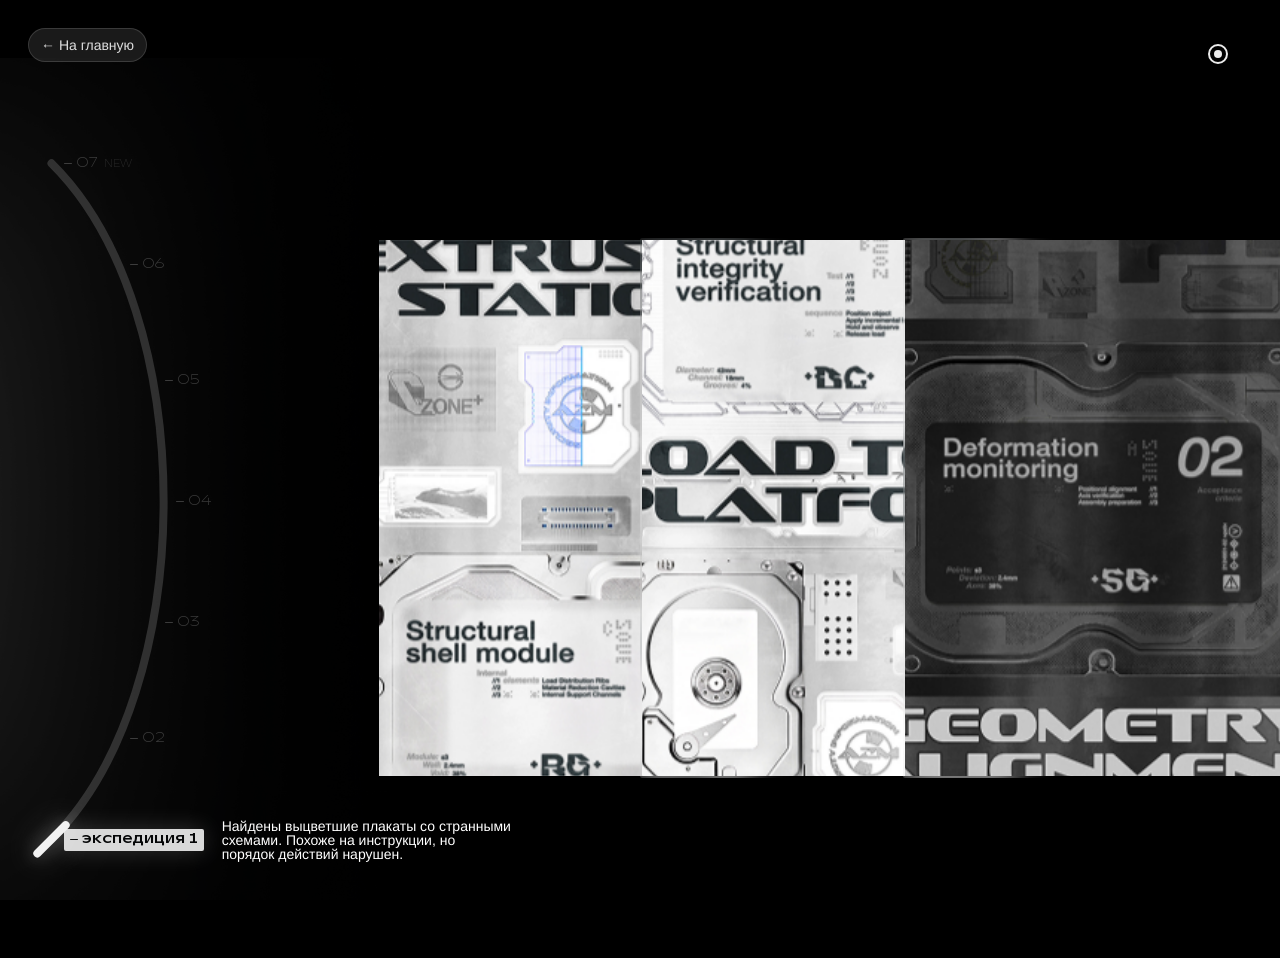
<file: pages/archive.html>
<!doctype html>
<html lang="ru">
  <head>
    <meta charset="utf-8">
    <meta name="viewport" content="width=device-width, initial-scale=1">
    <meta name="description" content="Архив материалов проекта АП 4 модуль.">
    <title>Архив — АП 4 модуль</title>
    <link rel="icon" href="../favicon.png" type="image/png">
    <link rel="stylesheet" href="../styles/base.css">
  </head>
  <body class="inner-page archive-page">
    <a class="back-home-button" href="../index.html" aria-label="Вернуться на главную">← На главную</a>

    <header class="site-header site-header--inner" data-header>
      <a class="brand-link" href="../index.html" aria-label="АП 4 модуль">
        <img src="../assets/icons/brand-mark.svg" alt="" width="30" height="29">
      </a>
      <button class="nav-toggle" type="button" aria-expanded="false" aria-controls="site-nav" data-nav-toggle>
        <span></span>
        <span></span>
      </button>
      <nav class="site-nav" id="site-nav" aria-label="Основная навигация" data-site-nav>
        <a class="is-active" href="archive.html">Архив</a>
        <a href="center.html">Центр</a>
        <a href="vacancies.html">Вакансии</a>
      </nav>
    </header>

    <main>
      <section class="archive" data-archive aria-labelledby="archive-title">
        <div class="archive-glow" data-archive-glow aria-hidden="true"></div>

        <div class="archive-slider" data-archive-slider>
          <div class="archive-slider__stage">
            <svg class="archive-curve" viewBox="0 0 240 680" aria-hidden="true" focusable="false">
              <path
                class="archive-curve__path"
                data-archive-path
                d="M30 28 C168 164 168 516 30 652"
              />
            </svg>
            <button class="archive-thumb" type="button" data-archive-thumb aria-label="Переместить по архиву"></button>
            <div class="archive-labels" data-archive-labels aria-label="Экспедиции архива"></div>
          </div>
        </div>

        <div class="archive-copy" data-archive-copy>
          <span class="archive-marker" data-archive-marker></span>
          <h1 id="archive-title" data-archive-title>Архив</h1>
          <p data-archive-description></p>
        </div>

        <div class="archive-content" data-archive-content aria-live="polite"></div>
      </section>
    </main>

    <div class="archive-fullscreen" data-archive-fullscreen hidden>
      <div class="archive-fullscreen__backdrop" aria-hidden="true"></div>
      <section
        class="archive-fullscreen__dialog"
        role="dialog"
        aria-modal="true"
        aria-label="Просмотр архивной карточки"
        tabindex="-1"
      >
        <button class="archive-fullscreen__back" type="button" data-archive-fullscreen-close>
          ← Назад
        </button>

        <button
          class="archive-fullscreen__side archive-fullscreen__side--prev"
          type="button"
          aria-label="Предыдущая карточка"
          data-archive-fullscreen-prev
        ></button>
        <button
          class="archive-fullscreen__side archive-fullscreen__side--next"
          type="button"
          aria-label="Следующая карточка"
          data-archive-fullscreen-next
        ></button>

        <button
          class="archive-fullscreen__arrow archive-fullscreen__arrow--prev"
          type="button"
          aria-label="Предыдущая карточка"
          data-archive-fullscreen-prev
        >
          ←
        </button>
        <button
          class="archive-fullscreen__arrow archive-fullscreen__arrow--next"
          type="button"
          aria-label="Следующая карточка"
          data-archive-fullscreen-next
        >
          →
        </button>

        <div class="archive-fullscreen__viewport" data-archive-fullscreen-viewport>
          <div class="archive-fullscreen__track" data-archive-fullscreen-track></div>
        </div>
      </section>
    </div>

    <script src="../scripts/site.js"></script>
  </body>
</html>
</file>
<file: styles/base.css>
@font-face {
  font-family: "TT Runs Trial";
  src: url("../font/TT Runs Trial Variable Roman.ttf") format("truetype");
  font-weight: 100 900;
  font-style: normal;
  font-display: swap;
}

:root {
  --color-black: #050505;
  --color-ink: #17120e;
  --color-muted: rgba(23, 18, 14, 0.66);
  --color-warm: #a35f22;
  --color-paper: #f4efe8;
  --color-panel: #fffaf2;
  --color-line: rgba(23, 18, 14, 0.13);
  --glass-fill: rgba(255, 255, 255, 0.12);
  --glass-border: rgba(255, 255, 255, 0.18);
  --container: 1160px;
  --font-heading: "TT Runs Trial", "TT Neoris Educational Variable", "TT Neoris", "Arial Narrow", "Inter Tight", sans-serif;
  font-family: "Inter Tight", "Inter", -apple-system, BlinkMacSystemFont, "Segoe UI", sans-serif;
}

* {
  box-sizing: border-box;
}

html {
  scroll-behavior: smooth;
}

html.lenis,
html.lenis body {
  height: auto;
}

.lenis.lenis-smooth {
  scroll-behavior: auto !important;
}

.lenis.lenis-smooth [data-lenis-prevent] {
  overscroll-behavior: contain;
}

.lenis.lenis-stopped {
  overflow: hidden;
}

.lenis.lenis-smooth iframe {
  pointer-events: none;
}

body {
  margin: 0;
  color: var(--color-ink);
  background: var(--color-black);
  overflow-x: clip;
  -webkit-font-smoothing: antialiased;
  text-rendering: geometricPrecision;
}

h1,
h2,
h3,
h4,
h5,
h6 {
  font-family: var(--font-heading);
}

a {
  color: inherit;
  text-decoration: none;
}

.back-home-button {
  position: fixed;
  z-index: 50;
  top: 28px;
  left: 28px;
  display: inline-flex;
  align-items: center;
  justify-content: center;
  min-height: 34px;
  padding: 7px 12px 8px;
  border: 1px solid rgba(255, 255, 255, 0.14);
  border-radius: 99px;
  color: rgba(255, 255, 255, 0.86);
  background: rgba(255, 255, 255, 0.1);
  backdrop-filter: blur(24px);
  -webkit-backdrop-filter: blur(24px);
  font-size: 14px;
  line-height: 1;
  transition: background-color 160ms ease, transform 160ms ease;
}

.back-home-button:hover,
.back-home-button:focus-visible {
  background: rgba(255, 255, 255, 0.17);
  outline: none;
  transform: translateX(-2px);
}

img {
  display: block;
  max-width: 100%;
}

.visually-hidden {
  position: absolute;
  width: 1px;
  height: 1px;
  padding: 0;
  overflow: hidden;
  clip: rect(0, 0, 0, 0);
  white-space: nowrap;
  border: 0;
}

.site-header {
  position: fixed;
  z-index: 20;
  top: 37px;
  left: 50%;
  display: flex;
  align-items: center;
  gap: 6px;
  transform: translateX(-50%);
}

.sound-toggle {
  position: fixed;
  z-index: 80;
  top: 32px;
  right: 40px;
  display: grid;
  width: 44px;
  height: 44px;
  padding: 0;
  place-items: center;
  border: 0;
  background: transparent;
  cursor: pointer;
  opacity: 1;
  transition: opacity 160ms ease, transform 160ms ease;
}

.sound-toggle::before,
.sound-toggle::after {
  position: absolute;
  content: "";
  border-radius: 50%;
}

.sound-toggle::before {
  width: 16px;
  height: 16px;
  border: 2px solid rgba(255, 255, 255, 0.92);
}

.sound-toggle::after {
  width: 8px;
  height: 8px;
  background: rgba(255, 255, 255, 0.92);
}

.sound-toggle:not(.is-sound-on) {
  opacity: 0.5;
}

.sound-toggle:hover,
.sound-toggle:focus-visible {
  outline: none;
  transform: scale(1.08);
}

.brand-link {
  display: grid;
  width: 30px;
  height: 29px;
  place-items: center;
  border-radius: 50%;
}

.brand-link img {
  width: 30px;
  height: 29px;
}

.site-nav {
  position: relative;
  display: flex;
  align-items: flex-start;
  padding: 2 0px;
  overflow: hidden;
  isolation: isolate;
  border: 0;
  border-radius: 20px;
  background:
    linear-gradient(135deg, rgba(255, 255, 255, 0.16), rgba(255, 255, 255, 0.05) 44%, rgba(255, 255, 255, 0.09)),
    rgba(255, 255, 255, 0.08);
  box-shadow:
    inset 0 1px 0 rgba(255, 255, 255, 0.18),
    inset 0 -10px 20px rgba(255, 255, 255, 0.04),
    0 10px 30px rgba(0, 0, 0, 0.1);
  backdrop-filter: blur(24px) saturate(1.18);
  -webkit-backdrop-filter: blur(24px) saturate(1.18);
}

.site-nav::before,
.site-nav::after {
  content: "";
  position: absolute;
  inset: 0;
  z-index: -1;
  pointer-events: none;
}

.site-nav::before {
  background:
    radial-gradient(ellipse 74% 180% at 14% -34%, rgba(255, 255, 255, 0.28), rgba(255, 255, 255, 0) 56%),
    radial-gradient(ellipse 64% 110% at 96% 124%, rgba(255, 255, 255, 0.12), rgba(255, 255, 255, 0) 62%);
  opacity: 0.55;
  mix-blend-mode: screen;
}

.site-nav::after {
  inset: 1px;
  border-radius: inherit;
  background:
    linear-gradient(100deg, rgba(255, 255, 255, 0) 18%, rgba(255, 255, 255, 0.14) 38%, rgba(255, 255, 255, 0.03) 55%, rgba(255, 255, 255, 0) 76%),
    radial-gradient(circle at 32% 42%, rgba(255, 255, 255, 0.1), rgba(255, 255, 255, 0) 28%);
  opacity: 0.36;
  filter: blur(0.2px);
  transform: translateX(-14%) skewX(-10deg);
  transition: opacity 180ms ease, transform 240ms ease;
}

.site-nav:hover::after,
.site-nav:focus-within::after {
  opacity: 0.48;
  transform: translateX(9%) skewX(-10deg);
}

.site-nav a {
  position: relative;
  z-index: 1;
  display: flex;
  align-items: center;
  justify-content: center;
  min-height: 30px;
  padding: 6px 16px;
  border-radius: 99px;
  color: rgba(255, 255, 255, 0.8);
  font-size: 14px;
  line-height: 1.2;
  opacity: 0.8;
  transition: color 160ms ease, background-color 160ms ease, opacity 160ms ease;
}

.site-nav a:hover,
.site-nav a:focus-visible,
.site-nav a.is-active {
  color: rgba(255, 255, 255, 0.8);
  background: rgba(255, 255, 255, 0.08);
  opacity: 1;
  outline: none;
}

.flag-scene-final .site-nav {
  background:
    linear-gradient(135deg, rgba(255, 255, 255, 0.12), rgba(255, 255, 255, 0.03) 42%, rgba(255, 255, 255, 0.07)),
    rgba(15, 15, 15, 0.58);
}

.flag-scene-final .site-nav a {
  color: rgba(255, 255, 255, 0.8);
}

.nav-toggle {
  display: none;
}

.hero-screen {
  position: relative;
  isolation: isolate;
  min-height: 720px;
  height: 100svh;
  overflow: hidden;
  background: #100a08;
}

.hero-screen::after {
  position: absolute;
  inset: 0;
  z-index: 2;
  content: "";
  pointer-events: none;
  background:
    radial-gradient(circle at 52% 58%, rgba(255, 176, 72, 0.08), transparent 28%),
    radial-gradient(circle at 50% 18%, rgba(255, 239, 204, 0.1), transparent 18%),
    linear-gradient(180deg, rgba(9, 6, 6, 0.14), rgba(12, 6, 4, 0.74)),
    linear-gradient(90deg, rgba(0, 0, 0, 0.44), transparent 38%, rgba(0, 0, 0, 0.34));
  mix-blend-mode: screen;
}

.hero-three-canvas {
  position: absolute;
  inset: 0;
  z-index: 1;
  display: block;
  width: 100%;
  height: 100%;
  background: #100a08;
  opacity: 0;
  transition: opacity 420ms ease;
}

.hero-screen.is-three-ready .hero-three-canvas {
  opacity: 1;
}

.hero-image {
  position: absolute;
  top: 50%;
  left: 50%;
  z-index: 0;
  width: max(100vw, 1323px);
  height: max(100svh, 739px);
  max-width: none;
  object-fit: cover;
  object-position: 50% 50%;
  transform: translate(-50%, -50%);
  transition: opacity 420ms ease;
}

.hero-screen.is-three-ready .hero-image {
  opacity: 0;
}

.hero-content {
  position: absolute;
  left: 20px;
  top: calc(50% + 133px);
  z-index: 3;
  width: min(840px, calc(100vw - 40px));
  color: #fff;
}

.hero-content h1 {
  margin: 0;
  font-family: var(--font-heading);
  font-size: 64px;
  font-weight: 500;
  line-height: 1.2;
  letter-spacing: 0;
}

.scroll-cue {
  position: absolute;
  left: 50%;
  top: calc(50% + 290px);
  z-index: 3;
  display: grid;
  width: 40px;
  height: 40px;
  place-items: center;
  border: 1px solid var(--glass-border);
  border-radius: 27.391px;
  background: var(--glass-fill);
  backdrop-filter: blur(24.1px);
  -webkit-backdrop-filter: blur(24.1px);
  transform: translateX(-50%);
  transition: transform 180ms ease, background-color 180ms ease;
}

.scroll-cue:hover,
.scroll-cue:focus-visible {
  background: rgba(255, 255, 255, 0.2);
  outline: none;
  transform: translateX(-50%) translateY(2px);
}

.content-section {
  padding: 88px 24px;
}

.section-inner {
  width: min(var(--container), 100%);
  margin: 0 auto;
}

.section-kicker {
  margin: 0;
  color: var(--color-warm);
  font-size: 14px;
  font-weight: 600;
  line-height: 1.2;
  text-transform: uppercase;
}

.page-hero h1 {
  margin: 0;
  font-family: var(--font-heading);
  font-size: clamp(44px, 7vw, 86px);
  font-weight: 400;
  line-height: 0.96;
  letter-spacing: 0;
}

.page-hero p:not(.section-kicker),
.section-heading p,
.archive-card p,
.timeline-list p,
.vacancy-row p {
  color: var(--color-muted);
  font-size: 18px;
  line-height: 1.45;
}

.scroll-layer {
  position: relative;
}

.vacancy-contact-scroll {
  position: relative;
  z-index: 4;
  background: #000;
  isolation: isolate;
}

.flag-scroll-scene {
  position: relative;
  z-index: 1;
  min-height: 4320px;
  height: 600svh;
  background: #000;
  isolation: isolate;
}

.flag-screen {
  position: relative;
  position: sticky;
  top: 0;
  --flag-progress: 0;
  --flag-initial-opacity: 1;
  --flag-initial-y: 0px;
  --flag-final-progress: 0;
  --flag-visual-progress: 0;
  min-height: 720px;
  height: 100svh;
  overflow: hidden;
  scroll-margin-top: 0;
  background:
    radial-gradient(ellipse 55% 62% at 50% 98%, rgba(150, 0, 0, 0.24), rgba(54, 0, 0, 0.14) 46%, rgba(0, 0, 0, 0) 72%),
    #000;
}

.flag-visual {
  position: absolute;
  top: auto;
  bottom: 0;
  left: calc(clamp(320px, 14vw, 180px) - (var(--flag-visual-progress) * 280px));
  width: 952px;
  height: 952px;
  overflow: hidden;
  opacity: 0;
  transform: translate3d(0, 48px, 0) scale(0.985);
  transition: opacity 1200ms ease, transform 2400ms cubic-bezier(0.2, 0.7, 0.1, 1);
  will-change: opacity, transform;
}

.flag-visual img {
  position: absolute;
  top: auto;
  bottom: -20%;
  left: -43.79%;
  width: 187.57%;
  height: 102.71%;
  max-width: none;
  object-fit: cover;
}

.flag-copy {
  position: absolute;
  color: #fff;
  opacity: 0;
  will-change: opacity, transform;
}

.flag-copy h2 {
  margin: 0;
  font-family: var(--font-heading);
  font-size: 42px;
  font-weight: 400;
  line-height: 0.919;
  letter-spacing: 0;
}

.flag-copy--initial {
  top: 98px;
  left: 64px;
  width: min(672px, calc(100vw - 80px));
  transform: translate3d(0, 28px, 0);
  transition: opacity 900ms ease 520ms, transform 1000ms cubic-bezier(0.2, 0.7, 0.1, 1) 520ms;
}

.flag-copy--final {
  top: 498px;
  right: clamp(36px, 5vw, 96px);
  left: auto;
  display: flex;
  width: min(456px, calc(100vw - 120px));
  flex-direction: column;
  align-items: flex-start;
  gap: 16px;
  opacity: var(--flag-final-progress);
  transform: translate3d(0, calc((1 - var(--flag-final-progress)) * 28px), 0);
  pointer-events: none;
}

.flag-copy--final h2 {
  font-size: 42px;
  white-space: nowrap;
}

.flag-copy--final a {
  display: inline-flex;
  align-items: center;
  justify-content: center;
  min-height: 29px;
  padding: 8px 12px 8px 16px;
  border-radius: 21px;
  color: #000;
  background: #fff;
  font-size: 14px;
  font-weight: 500;
  line-height: 1.15;
  pointer-events: auto;
  transition: transform 160ms ease, background-color 160ms ease;
}

.flag-copy--final a:hover,
.flag-copy--final a:focus-visible {
  background: #e7e4e1;
  outline: none;
  transform: translateY(-1px);
}

.flag-screen.is-visible .flag-visual {
  opacity: 1;
  transform: translate3d(0, 0, 0) scale(1);
}

.flag-screen.is-visible .flag-copy--initial {
  opacity: var(--flag-initial-opacity);
  transform: translate3d(0, var(--flag-initial-y), 0);
}

.flag-screen.is-final .flag-copy--final {
  pointer-events: auto;
}

.video-story-screen {
  position: relative;
  z-index: 3;
  min-height: 720px;
  height: 100svh;
  margin-top: -60svh;
  overflow: hidden;
  background: #000;
  isolation: isolate;
}

.video-story-media {
  position: absolute;
  top: 50%;
  left: 50%;
  width: 100%;
  height: 100%;
  max-width: none;
  object-fit: cover;
  transform: translate(-50%, -50%);
}

.video-story-tint {
  position: absolute;
  inset: 0;
  background:
    linear-gradient(90deg, rgba(0, 0, 0, 0.48) 0%, rgba(0, 0, 0, 0.2) 44%, rgba(0, 0, 0, 0.44) 100%),
    linear-gradient(180deg, rgba(0, 0, 0, 0.18) 0%, rgba(0, 0, 0, 0.12) 48%, rgba(0, 0, 0, 0.42) 100%);
  pointer-events: none;
}

.video-story-copy {
  position: absolute;
  top: 640px;
  left: 64px;
  display: flex;
  width: min(512px, calc(100vw - 96px));
  flex-direction: column;
  align-items: flex-start;
  gap: 16px;
  color: #fff;
}

.video-story-copy h2 {
  margin: 0;
  font-family: var(--font-heading);
  font-size: 42px;
  font-weight: 400;
  line-height: 0.919;
  letter-spacing: 0;
}

.video-story-copy a {
  display: inline-flex;
  align-items: center;
  justify-content: center;
  min-height: 29px;
  padding: 8px 12px 8px 16px;
  border-radius: 21px;
  color: #000;
  background: #fff;
  font-size: 14px;
  font-weight: 500;
  line-height: 1.15;
  transition: transform 160ms ease, background-color 160ms ease;
}

.video-story-copy a:hover,
.video-story-copy a:focus-visible {
  background: #e7e4e1;
  outline: none;
  transform: translateY(-1px);
}

.vacancy-fan-screen {
  position: sticky;
  top: 0;
  z-index: 1;
  min-height: 720px;
  height: 100svh;
  overflow: hidden;
  background: #000;
  isolation: isolate;
}

.fan-light {
  position: absolute;
  inset: 0;
  z-index: 0;
  display: block;
  pointer-events: none;
  background: url("../assets/images/vac-glow.png") center / cover no-repeat;
  opacity: 0.78;
  transform: scale(1.02);
}

.fan-cards {
  position: absolute;
  inset: 0;
  z-index: 1;
  pointer-events: none;
  perspective: 1100px;
}

.fan-card {
  position: absolute;
  width: clamp(430px, 30vw, 560px);
  height: clamp(515px, 35.8vw, 670px);
  overflow: hidden;
  border-radius: 23px;
  background: rgba(255, 255, 255, 0.06);
  box-shadow:
    4px 2px 12.8px rgba(0, 0, 0, 0.25),
    inset 0 0 2.9px rgba(255, 255, 255, 0.24);
  backdrop-filter: blur(27.95px);
  -webkit-backdrop-filter: blur(27.95px);
  opacity: 0;
  transform-origin: 50% 50%;
  transform:
    translate3d(var(--stack-x), var(--stack-y), 0)
    rotate(var(--stack-rotate))
    scale(0.82);
  transition:
    opacity 620ms ease,
    transform 1300ms cubic-bezier(0.18, 0.86, 0.16, 1);
  will-change: transform, opacity;
}

.fan-card img {
  position: absolute;
  top: 4%;
  left: 50%;
  width: 122%;
  height: 92%;
  max-width: none;
  object-fit: contain;
  object-position: center bottom;
  transform: translateX(-50%);
}

.fan-card span {
  display: none;
}

.fan-card--researcher {
  --stack-x: 36vw;
  --stack-y: 24svh;
  --stack-rotate: 0deg;
  left: -120px;
  top: 132px;
  z-index: 1;
}

.fan-card--researcher span {
  top: 42%;
  right: -12px;
}

.fan-card--engineer {
  --stack-x: 20vw;
  --stack-y: 15svh;
  --stack-rotate: 0deg;
  left: clamp(130px, 15vw, 292px);
  top: clamp(320px, 43svh, 430px);
  z-index: 2;
}

.fan-card--engineer span {
  top: -16px;
  right: 27px;
}

.fan-card--signal {
  --stack-x: 4vw;
  --stack-y: 8svh;
  --stack-rotate: 0deg;
  left: clamp(440px, 40vw, 690px);
  top: clamp(390px, 52svh, 540px);
  z-index: 3;
}

.fan-card--signal span {
  top: -24px;
  right: 104px;
}

.fan-card--constructor {
  --stack-x: -14vw;
  --stack-y: 2svh;
  --stack-rotate: 0deg;
  left: clamp(760px, 68vw, 1160px);
  top: clamp(480px, 64svh, 680px);
  z-index: 4;
}

.fan-card--constructor span {
  top: -17px;
  right: 31px;
}

.vacancy-fan-screen.is-visible .fan-card {
  opacity: 1;
  transform:
    translate3d(0, 0, 0)
    rotate(var(--fan-rotate))
    scale(1);
}

.vacancy-fan-screen.is-visible .fan-card--researcher {
  --fan-rotate: 38.93deg;
  transition-delay: 60ms;
}

.vacancy-fan-screen.is-visible .fan-card--engineer {
  --fan-rotate: 15.93deg;
  transition-delay: 190ms;
}

.vacancy-fan-screen.is-visible .fan-card--signal {
  --fan-rotate: 3.69deg;
  transition-delay: 320ms;
}

.vacancy-fan-screen.is-visible .fan-card--constructor {
  --fan-rotate: -9.47deg;
  transition-delay: 450ms;
}

.vacancy-fan-screen.is-visible .fan-card span {
  display: none;
}

.vacancy-fan-copy {
  position: absolute;
  z-index: 2;
  top: 180px;
  left: calc(50% + 94px);
  display: flex;
  flex-direction: column;
  align-items: flex-start;
  gap: 16px;
  color: #fff;
  opacity: 0;
  transform: translate3d(0, 26px, 0);
  transition: opacity 760ms ease 980ms, transform 900ms cubic-bezier(0.2, 0.7, 0.1, 1) 980ms;
}

.vacancy-fan-screen.is-visible .vacancy-fan-copy {
  opacity: 1;
  transform: translate3d(0, 0, 0);
}

.vacancy-fan-copy h2 {
  margin: 0;
  font-family: var(--font-heading);
  font-size: 42px;
  font-weight: 400;
  line-height: 0.919;
  letter-spacing: 0;
}

.vacancy-fan-copy a {
  display: inline-flex;
  align-items: center;
  justify-content: center;
  min-height: 29px;
  padding: 8px 12px 8px 16px;
  border-radius: 21px;
  color: #000;
  background: #fff;
  font-size: 14px;
  font-weight: 500;
  line-height: 1.15;
  transition: transform 160ms ease, background-color 160ms ease;
}

.vacancy-fan-copy a:hover,
.vacancy-fan-copy a:focus-visible {
  background: #e7e4e1;
  outline: none;
  transform: translateY(-1px);
}

.inner-page {
  min-height: 100vh;
  background:
    linear-gradient(rgba(244, 239, 232, 0.88), rgba(244, 239, 232, 0.96)),
    url("../assets/images/hero-landscape.jpg") center top / cover fixed;
}

.site-header--inner {
  position: sticky;
  top: 28px;
  margin-top: 28px;
}

.page-shell {
  width: min(var(--container), calc(100% - 48px));
  margin: 90px auto 0;
}

.page-hero {
  max-width: 900px;
  padding: 72px 0 54px;
}

.page-hero h1 {
  margin-top: 22px;
}

.page-hero p:not(.section-kicker) {
  max-width: 650px;
  margin: 24px 0 0;
}

.content-section {
  padding-right: 0;
  padding-left: 0;
  border-top: 1px solid var(--color-line);
}

.section-heading {
  display: flex;
  justify-content: space-between;
  gap: 32px;
  margin-bottom: 28px;
}

.section-heading h2 {
  margin: 0;
  font-size: 28px;
  font-weight: 600;
  line-height: 1.1;
}

.section-heading p {
  max-width: 420px;
  margin: 0;
}

.archive-grid {
  display: grid;
  grid-template-columns: repeat(3, minmax(0, 1fr));
  gap: 16px;
}

.archive-card,
.timeline-list article,
.vacancy-row {
  border: 1px solid var(--color-line);
  border-radius: 8px;
  background: rgba(255, 250, 242, 0.72);
  backdrop-filter: blur(16px);
  -webkit-backdrop-filter: blur(16px);
}

.archive-card {
  min-height: 260px;
  padding: 22px;
}

.archive-card span,
.timeline-list span {
  color: var(--color-warm);
  font-size: 13px;
  font-weight: 700;
  line-height: 1;
  text-transform: uppercase;
}

.archive-card h3,
.timeline-list h3,
.vacancy-row h3 {
  margin: 28px 0 12px;
  font-size: 24px;
  font-weight: 600;
  line-height: 1.08;
}

.archive-card p,
.timeline-list p,
.vacancy-row p {
  margin: 0;
}

.split-section {
  display: grid;
  grid-template-columns: 0.8fr 1.2fr;
  gap: 54px;
}

.split-section .section-heading {
  display: block;
}

.split-section .section-heading p {
  margin-top: 14px;
}

.timeline-list {
  display: grid;
  gap: 12px;
}

.timeline-list article {
  padding: 22px;
}

.timeline-list h3 {
  margin-top: 18px;
}

.vacancy-list {
  display: grid;
  gap: 12px;
}

.vacancy-row {
  display: flex;
  align-items: center;
  justify-content: space-between;
  gap: 24px;
  padding: 22px;
}

.vacancy-row h3 {
  margin-top: 0;
}

.vacancy-row a {
  flex: 0 0 auto;
  padding: 12px 16px;
  border-radius: 99px;
  color: #fff;
  background: var(--color-ink);
  font-size: 14px;
  font-weight: 600;
  transition: background-color 160ms ease, transform 160ms ease;
}

.vacancy-row a:hover,
.vacancy-row a:focus-visible {
  background: var(--color-warm);
  outline: none;
  transform: translateY(-1px);
}

.archive-page {
  position: fixed;
  inset: 0;
  width: 100%;
  height: 100dvh;
  color: #fff;
  background: #000;
  overflow: hidden;
  overscroll-behavior: none;
}

.archive-page main {
  height: 100dvh;
  overflow: hidden;
}

html.is-archive-page,
html:has(body.archive-page) {
  height: 100%;
  overflow: hidden;
  overscroll-behavior: none;
}

.archive-page .site-nav {
  background:
    linear-gradient(135deg, rgba(255, 255, 255, 0.12), rgba(255, 255, 255, 0.03) 42%, rgba(255, 255, 255, 0.08)),
    rgba(255, 255, 255, 0.08);
  box-shadow:
    inset 0 1px 0 rgba(255, 255, 255, 0.16),
    inset 0 -10px 20px rgba(255, 255, 255, 0.04),
    0 10px 30px rgba(0, 0, 0, 0.18);
}

.archive-page .site-nav a {
  color: rgba(255, 255, 255, 0.8);
}

.archive-page .site-nav a:hover,
.archive-page .site-nav a:focus-visible,
.archive-page .site-nav a.is-active {
  color: rgba(255, 255, 255, 0.8);
  background: rgba(255, 255, 255, 0.08);
}

.archive {
  position: relative;
  display: grid;
  grid-template-columns: minmax(230px, 31vw) minmax(190px, 270px) minmax(0, 1fr);
  column-gap: clamp(16px, 2.8vw, 44px);
  align-items: center;
  height: 100%;
  min-height: 0;
  padding: clamp(28px, 4vw, 56px) 0 clamp(36px, 5vw, 72px) 0;
  overflow: hidden;
  background: #000;
}

.archive-glow {
  position: absolute;
  left: clamp(-360px, -21vw, -210px);
  top: 50%;
  z-index: 0;
  width: clamp(560px, 56vw, 860px);
  aspect-ratio: 1153 / 1440;
  opacity: 1;
  overflow: visible;
  pointer-events: none;
  transform: translateY(-50%);
}

.archive-glow__image {
  position: absolute;
  inset: 0;
  width: 100%;
  height: 100%;
  max-width: none;
  filter: brightness(1.55) saturate(1.2);
  mix-blend-mode: screen;
  object-fit: contain;
  opacity: 0;
  transform: scale(1.06);
  transition:
    opacity 360ms ease,
    filter 360ms ease,
    transform 520ms cubic-bezier(0.2, 0.7, 0.1, 1);
}

.archive-glow__image.is-active {
  opacity: 1;
  transform: scale(1.08);
}

.archive-slider {
  position: relative;
  z-index: 1;
  display: grid;
  min-height: min(680px, calc(100svh - 118px));
  place-items: center start;
  touch-action: none;
  user-select: none;
}

.archive-slider__stage {
  position: relative;
  width: clamp(190px, 23vw, 260px);
  aspect-ratio: 240 / 680;
  margin-left: clamp(0px, 1.5vw, 24px);
}

.archive-curve {
  position: absolute;
  inset: 0;
  width: 100%;
  height: 100%;
  overflow: visible;
}

.archive-curve__path {
  fill: none;
  stroke: rgba(255, 255, 255, 0.16);
  stroke-width: 8;
  stroke-linecap: round;
  vector-effect: non-scaling-stroke;
  cursor: pointer;
}

.archive-thumb {
  position: absolute;
  left: 0;
  top: 0;
  z-index: 4;
  width: 8px;
  height: 48px;
  padding: 0;
  border: 0;
  border-radius: 99px;
  background: #f2f2f2;
  box-shadow:
    0 0 18px rgba(255, 255, 255, 0.28),
    0 0 34px rgba(255, 255, 255, 0.34);
  cursor: grab;
  transform: translate(calc(var(--thumb-x, 0px) - 50%), calc(var(--thumb-y, 0px) - 50%)) rotate(var(--thumb-angle, 0deg));
  transform-origin: 50% 50%;
  transition: box-shadow 160ms ease;
}

.archive-thumb:active {
  cursor: grabbing;
}

.archive-thumb:focus-visible {
  outline: 2px solid rgba(255, 255, 255, 0.72);
  outline-offset: 5px;
}

.archive-labels {
  position: absolute;
  inset: 0;
  z-index: 3;
  pointer-events: none;
}

.archive-label {
  position: absolute;
  left: var(--label-x, 0px);
  top: var(--label-y, 0px);
  display: inline-flex;
  align-items: center;
  gap: 4px;
  min-height: 22px;
  padding: 0;
  border: 0;
  border-radius: 2px;
  color: rgba(255, 255, 255, 0.34);
  background: transparent;
  font-family: var(--font-heading);
  font-weight: 300;
  font-size: 14px;
  line-height: 0.919;
  white-space: nowrap;
  opacity: 0.62;
  transform: translate(12px, -50%);
  transition: color 180ms ease, background-color 180ms ease, opacity 180ms ease, padding 180ms ease;
  pointer-events: auto;
  cursor: pointer;
}

.archive-label::before {
  content: "";
  width: 8px;
  height: 1px;
  border-radius: 99px;
  background: currentColor;
}

.archive-label--active {
  padding: 4px 6px 5px;
  color: #050607;
  background: #d9d9d9;
  font-weight: 600;
  box-shadow: 0 0 24px rgba(255, 255, 255, 0.18);
  opacity: 1;
}

.archive-label__new {
  margin-left: 3px;
  font-size: 10px;
  line-height: 1;
  text-transform: uppercase;
  opacity: 0.7;
}

.archive-copy {
  position: absolute;
  left: var(--archive-copy-x, 42vw);
  top: var(--archive-copy-y, 50%);
  z-index: 5;
  width: min(290px, calc(100vw - var(--archive-copy-x, 42vw) - 28px));
  color: #fff;
  transform: translateY(-50%);
  transition:
    opacity 180ms ease,
    transform 180ms ease,
    left 220ms ease,
    top 220ms ease;
}

.archive-copy.is-changing {
  opacity: 0;
  transform: translateY(calc(-50% + 8px));
}

.archive-marker {
  display: none;
}

.archive-copy h1 {
  display: none;
}

.archive-copy p {
  margin: 0;
  color: #fff;
  font-size: 14px;
  line-height: 1;
}

.archive-content {
  position: absolute;
  right: 0;
  top: 50%;
  z-index: 1;
  justify-self: auto;
  width: min(64vw, 1040px);
  min-width: 0;
  transform: translateY(-50%);
  transition: opacity 220ms ease, transform 220ms ease, filter 220ms ease;
}

.archive-content.is-changing {
  opacity: 0;
  filter: blur(2px);
  transform: translate(18px, -50%);
}

.archive-gallery {
  --archive-card-height: min(60svh, 620px);
  --archive-card-width: calc(var(--archive-card-height) * 332 / 474);
  --archive-card-overlap: clamp(84px, 9vw, 142px);
  --archive-stack-width: calc((var(--archive-card-width) * 3) - (var(--archive-card-overlap) * 2));
  display: flex;
  align-items: center;
  justify-content: flex-end;
  width: 100%;
  min-height: clamp(360px, 57vw, 520px);
  perspective: 1200px;
}

.archive-gallery--count-3 {
  width: min(calc(100% + 1px), var(--archive-stack-width));
  margin-left: auto;
}

.archive-gallery--count-1 {
  justify-content: center;
  max-width: 620px;
}

.archive .archive-card {
  position: relative;
  flex: 0 0 var(--archive-card-width);
  aspect-ratio: 332 / 474;
  height: var(--archive-card-height);
  min-height: 0;
  margin-left: clamp(-54px, -4vw, -28px);
  padding: 0;
  border: 0;
  border-radius: 2px;
  background: transparent;
  box-shadow: none;
  transform: perspective(900px) rotateX(0deg) rotateY(0deg) translateZ(0) scale(1);
  transform-style: preserve-3d;
  transition: transform 260ms cubic-bezier(0.2, 0.7, 0.1, 1);
  will-change: transform;
}

.archive .archive-card:first-child {
  margin-left: 0;
}

.archive-gallery--count-3 .archive-card {
  flex-basis: var(--archive-card-width);
  margin-left: calc(var(--archive-card-overlap) * -1);
}

.archive-gallery--count-3 .archive-card:first-child {
  margin-left: 0;
}

.archive .archive-card--wide,
.archive .archive-card--landscape {
  flex-basis: min(48vw, 520px);
  aspect-ratio: 691 / 510;
}

.archive .archive-card--landscape {
  aspect-ratio: 1092 / 732;
}

.archive-card__inner {
  position: relative;
  width: 100%;
  height: 100%;
  overflow: hidden;
  border-radius: 2px;
  background: transparent;
  box-shadow: none;
  transform: translateZ(0);
  transform-style: preserve-3d;
}

.archive-card-img {
  display: block;
  width: calc(100% + 20px);
  height: calc(100% + 20px);
  margin: -10px;
  max-width: none;
  object-fit: cover;
  filter: none;
  transform: translateZ(26px) scale(1.16);
  transition: transform 260ms cubic-bezier(0.2, 0.7, 0.1, 1);
  pointer-events: none;
}

.archive-gallery--count-3 .archive-card__inner {
  clip-path: inset(2px);
}

.archive-gallery--count-3 .archive-card-img {
  width: calc(100% + 34px);
  height: calc(100% + 34px);
  margin: -17px;
  transform: translateZ(26px) scale(1.2);
}

.archive-card--wide .archive-card-img,
.archive-card--landscape .archive-card-img {
  object-fit: contain;
  transform: translateZ(26px) scale(1.02);
}

.archive-card:hover .archive-card-img {
  filter: none;
}

.archive-card__play {
  position: absolute;
  left: 50%;
  top: 50%;
  z-index: 2;
  width: 34px;
  height: 34px;
  border-radius: 50%;
  background: rgba(255, 255, 255, 0.72);
  box-shadow: 0 0 26px rgba(255, 255, 255, 0.28);
  opacity: 0;
  pointer-events: none;
  transform: translate(-50%, -50%) scale(0.86);
  transition: opacity 180ms ease, transform 180ms ease;
}

.archive-card__play::before {
  content: "";
  position: absolute;
  left: 13px;
  top: 9px;
  width: 0;
  height: 0;
  border-top: 8px solid transparent;
  border-bottom: 8px solid transparent;
  border-left: 12px solid rgba(0, 0, 0, 0.82);
}

.archive-card--video:hover .archive-card__play,
.archive-card--video:focus-visible .archive-card__play {
  opacity: 1;
  transform: translate(-50%, -50%) scale(1);
}

@media (max-width: 1180px) and (min-width: 921px) {
  .flag-visual {
    left: calc(-280px - (var(--flag-final-progress) * 96px));
    width: 880px;
  }

  .flag-copy--final {
    right: 32px;
    width: 380px;
  }

  .archive {
    grid-template-columns: minmax(220px, 31vw) minmax(160px, 230px) minmax(0, 1fr);
    column-gap: clamp(14px, 2vw, 28px);
    padding-right: 0;
  }

  .archive-gallery {
    --archive-card-overlap: clamp(58px, 7vw, 98px);
  }
}

.contact-page,
.error-page {
  min-height: 100svh;
  color: #fff;
  background: #000;
  overflow: hidden;
}

.contact-screen,
.error-screen {
  position: relative;
  min-height: 100svh;
  overflow: hidden;
  background: #000;
}

.contact-screen--home {
  z-index: 2;
  margin-top: 100svh;
}

.contact-particles {
  position: absolute;
  inset: 0;
  overflow: hidden;
  pointer-events: none;
}

.contact-particle {
  position: absolute;
  left: var(--particle-x);
  top: var(--particle-y);
  width: var(--particle-size);
  height: var(--particle-size);
  border-radius: 50%;
  background: rgba(255, 226, 178, 0.58);
  box-shadow: 0 0 12px rgba(255, 176, 72, 0.22);
  opacity: var(--particle-opacity);
  transform: translate3d(0, 0, 0);
  animation: contactParticleDrift var(--particle-duration) ease-in-out infinite alternate;
  transition:
    left 720ms cubic-bezier(0.2, 0.7, 0.1, 1),
    top 720ms cubic-bezier(0.2, 0.7, 0.1, 1),
    opacity 420ms ease,
    transform 720ms cubic-bezier(0.2, 0.7, 0.1, 1);
}

.contact-screen.is-submitting .contact-particle {
  left: calc(50% + var(--particle-submit-x));
  top: calc(50% + var(--particle-submit-y));
  opacity: 0.72;
  transform: scale(1.45);
  animation-play-state: paused;
}

@keyframes contactParticleDrift {
  from {
    transform: translate3d(calc(var(--particle-drift-x) * -1), calc(var(--particle-drift-y) * -1), 0);
  }

  to {
    transform: translate3d(var(--particle-drift-x), var(--particle-drift-y), 0);
  }
}

.contact-panel {
  position: absolute;
  left: 50%;
  top: 50%;
  display: grid;
  width: min(683px, calc(100vw - 40px));
  gap: 24px;
  justify-items: center;
  color: #fff;
  transform: translate(-50%, -50%);
}

.contact-panel h1 {
  margin: 0;
  font-family: var(--font-heading);
  font-size: clamp(32px, 4.1vw, 42px);
  font-weight: 500;
  line-height: 0.919;
  letter-spacing: 0;
  text-align: center;
}

.contact-form {
  display: flex;
  align-items: center;
  justify-content: center;
  gap: clamp(20px, 10vw, 104px);
  min-height: 42px;
  padding: 2px 2px 2px 12px;
  border-radius: 21px;
  background: rgba(255, 255, 255, 0.12);
}

.contact-form input {
  width: 156px;
  min-width: 0;
  border: 0;
  padding: 0;
  color: rgba(255, 255, 255, 0.72);
  background: transparent;
  font: inherit;
  font-size: 14px;
  line-height: normal;
  text-align: left;
  direction: ltr;
  unicode-bidi: plaintext;
  outline: none;
}

.contact-form input::placeholder {
  color: rgba(255, 255, 255, 0.4);
  opacity: 1;
  transition: opacity 120ms ease;
}

.contact-form input:focus::placeholder {
  opacity: 0;
}

.contact-form button,
.error-copy a {
  display: inline-flex;
  align-items: center;
  justify-content: center;
  min-height: 34px;
  border: 0;
  border-radius: 21px;
  color: #000;
  background: #fff;
  font: inherit;
  font-size: 14px;
  font-weight: 500;
  line-height: normal;
  text-align: center;
  white-space: nowrap;
  cursor: pointer;
  transition: background-color 160ms ease, transform 160ms ease;
}

.contact-form button {
  padding: 8px 12px 8px 16px;
}

.contact-form button:hover,
.contact-form button:focus-visible,
.error-copy a:hover,
.error-copy a:focus-visible {
  background: #e7e4e1;
  outline: none;
  transform: translateY(-1px);
}

.error-rover {
  position: absolute;
  left: 0;
  top: 198px;
  width: 522px;
  height: 522px;
  max-width: none;
  object-fit: cover;
  pointer-events: none;
}

.error-copy {
  position: absolute;
  left: calc(50% + 70px);
  top: calc(50% + 0.5px);
  display: grid;
  width: 370px;
  gap: 24px;
  justify-items: center;
  color: #fff;
  text-align: center;
  transform: translateY(-50%);
}

.error-copy h1 {
  margin: 0;
  font-family: var(--font-heading);
  font-size: clamp(72px, 8.98vw, 92px);
  font-weight: 400;
  line-height: 0.919;
  letter-spacing: 0;
}

.error-copy p {
  width: 100%;
  margin: -20px 0 0;
  font-size: 16px;
  line-height: normal;
}

.error-copy a {
  min-height: 31px;
  padding: 4px 12px 5px;
}

.archive-page.is-card-open {
  overflow: hidden;
}

.archive-page.is-card-open .site-header,
.archive-page.is-card-open .back-home-button {
  filter: blur(7px) brightness(0.46);
  transition: filter 260ms ease;
}

.archive-page.is-card-open .archive {
  filter: blur(7px) brightness(0.46);
  transform: scale(0.992);
  transition: filter 260ms ease, transform 260ms ease;
}

.archive-fullscreen[hidden] {
  display: none;
}

.archive-fullscreen {
  position: fixed;
  inset: 0;
  z-index: 100;
  color: #fff;
  opacity: 0;
  pointer-events: none;
  transition: opacity 260ms ease;
}

.archive-fullscreen.is-open {
  opacity: 1;
  pointer-events: auto;
}

.archive-fullscreen__backdrop {
  position: absolute;
  inset: 0;
  background:
    radial-gradient(ellipse 70% 72% at 55% 50%, rgba(255, 255, 255, 0.08), rgba(0, 0, 0, 0) 58%),
    rgba(0, 0, 0, 0.62);
  backdrop-filter: blur(18px);
  -webkit-backdrop-filter: blur(18px);
}

.archive-fullscreen__dialog {
  position: relative;
  z-index: 1;
  width: 100%;
  height: 100%;
  overflow: hidden;
  outline: none;
}

.archive-fullscreen__back {
  position: absolute;
  z-index: 8;
  top: 28px;
  left: 28px;
  display: inline-flex;
  align-items: center;
  justify-content: center;
  min-height: 38px;
  padding: 9px 14px 10px;
  border: 1px solid rgba(255, 255, 255, 0.16);
  border-radius: 99px;
  color: rgba(255, 255, 255, 0.9);
  background: rgba(255, 255, 255, 0.1);
  backdrop-filter: blur(22px);
  -webkit-backdrop-filter: blur(22px);
  font: inherit;
  font-size: 14px;
  line-height: 1;
  cursor: pointer;
  transition: background-color 160ms ease, transform 160ms ease;
}

.archive-fullscreen__back:hover,
.archive-fullscreen__back:focus-visible {
  background: rgba(255, 255, 255, 0.18);
  outline: none;
  transform: translateX(-2px);
}

.archive-fullscreen__viewport {
  position: relative;
  z-index: 2;
  height: 100%;
  overflow: hidden;
}

.archive-fullscreen__track {
  display: flex;
  align-items: center;
  gap: clamp(18px, 3vw, 44px);
  height: 100%;
  padding: 0 13vw;
  overflow-x: auto;
  overflow-y: hidden;
  scroll-snap-type: x mandatory;
  scroll-behavior: smooth;
  scrollbar-width: none;
  overscroll-behavior-x: contain;
  -webkit-overflow-scrolling: touch;
}

.archive-fullscreen__track::-webkit-scrollbar {
  display: none;
}

.archive-fullscreen--book .archive-fullscreen__track {
  justify-content: center;
  padding: 0 clamp(24px, 7vw, 96px);
  overflow: hidden;
  scroll-snap-type: none;
}

.archive-fullscreen--video .archive-fullscreen__track {
  justify-content: center;
  padding: 0 clamp(18px, 7vw, 96px);
  overflow: hidden;
  scroll-snap-type: none;
}

.archive-fullscreen__slide {
  position: relative;
  flex: 0 0 min(70vw, 820px);
  height: min(82svh, 760px);
  display: grid;
  place-items: center;
  scroll-snap-align: center;
  perspective: 1200px;
  transform: scale(0.92);
  opacity: 0.58;
  transition: opacity 240ms ease, transform 240ms ease;
}

.archive-fullscreen__slide.is-active {
  opacity: 1;
  transform: scale(1);
}

.archive-fullscreen__card {
  width: min(100%, calc(82svh * 0.7004));
  height: min(82svh, 760px);
  max-width: 820px;
  max-height: 82svh;
  margin: 0;
  padding: 0;
  border: 0;
  outline: 0;
  border-radius: 0;
  background: transparent;
  box-shadow: none;
  transform:
    perspective(1200px)
    rotateX(var(--tilt-x, 0deg))
    rotateY(var(--tilt-y, 0deg))
    translateZ(var(--tilt-z, 0px));
  transform-style: preserve-3d;
  transition: transform 220ms cubic-bezier(0.2, 0.7, 0.1, 1);
  will-change: transform;
}

.archive-fullscreen__card:focus,
.archive-fullscreen__card:focus-visible,
.archive-fullscreen__card *:focus,
.archive-fullscreen__card *:focus-visible {
  outline: 0;
  box-shadow: none;
}

.archive-fullscreen__card.archive-card--wide,
.archive-fullscreen__card.archive-card--landscape {
  width: min(86vw, 980px);
  height: auto;
  aspect-ratio: 691 / 510;
}

.archive-fullscreen__card.archive-card--landscape {
  aspect-ratio: 1092 / 732;
}

.archive-fullscreen__slide.is-active .archive-fullscreen__card {
  --tilt-z: 18px;
}

.archive-fullscreen .archive-card__inner {
  width: 100%;
  height: 100%;
  border: 0;
  outline: 0;
  border-radius: 0;
  background: transparent;
  box-shadow: none;
}

.archive-fullscreen .archive-card-img {
  width: 100%;
  height: 100%;
  border: 0;
  outline: 0;
  box-shadow: none;
  object-fit: cover;
  filter: none;
  transform: translateZ(34px) scale(1.045);
}

.archive-fullscreen .archive-card--wide .archive-card-img,
.archive-fullscreen .archive-card--landscape .archive-card-img {
  object-fit: contain;
  transform: translateZ(34px) scale(1.01);
}

.archive-fullscreen__side {
  position: absolute;
  top: 0;
  bottom: 0;
  z-index: 4;
  width: 22vw;
  border: 0;
  padding: 0;
  background: transparent;
  cursor: pointer;
}

.archive-fullscreen__side--prev {
  left: 0;
}

.archive-fullscreen__side--next {
  right: 0;
}

.archive-fullscreen__side:disabled {
  pointer-events: none;
}

.archive-fullscreen__arrow {
  position: absolute;
  z-index: 7;
  top: 50%;
  display: grid;
  width: 44px;
  height: 44px;
  place-items: center;
  border: 1px solid rgba(255, 255, 255, 0.16);
  border-radius: 50%;
  color: rgba(255, 255, 255, 0.9);
  background: rgba(255, 255, 255, 0.1);
  backdrop-filter: blur(22px);
  -webkit-backdrop-filter: blur(22px);
  font: inherit;
  font-size: 20px;
  line-height: 1;
  cursor: pointer;
  transform: translateY(-50%);
  transition: opacity 160ms ease, background-color 160ms ease, transform 160ms ease;
}

.archive-fullscreen__arrow--prev {
  left: 28px;
}

.archive-fullscreen__arrow--next {
  right: 28px;
}

.archive-fullscreen__arrow:hover,
.archive-fullscreen__arrow:focus-visible {
  background: rgba(255, 255, 255, 0.18);
  outline: none;
  transform: translateY(-50%) scale(1.04);
}

.archive-fullscreen__arrow:disabled {
  opacity: 0;
  pointer-events: none;
}

.archive-fullscreen--video .archive-fullscreen__side,
.archive-fullscreen--video .archive-fullscreen__arrow {
  display: none;
}

.archive-video-player {
  width: min(86vw, 1180px);
  max-height: 82svh;
  aspect-ratio: 16 / 9;
  display: grid;
  place-items: center;
}

.archive-video-player__media {
  display: block;
  width: 100%;
  height: 100%;
  border: 0;
  border-radius: 4px;
  background: #000;
  object-fit: contain;
  box-shadow: 0 34px 130px rgba(0, 0, 0, 0.72);
}

.archive-book {
  position: relative;
  display: grid;
  width: min(84vw, calc(82svh * 1.327));
  height: min(82svh, calc(84vw / 1.327));
  place-items: center;
  perspective: 1800px;
  transform-style: preserve-3d;
}

.archive-book__shadow {
  display: none;
}

.archive-book__page {
  position: absolute;
  inset: 0;
  overflow: hidden;
  border-radius: 0;
  background: transparent;
  box-shadow: none;
  backface-visibility: hidden;
  transform-style: preserve-3d;
}

.archive-book__page--current {
  z-index: 3;
  transform-origin: left center;
  transition: transform 520ms cubic-bezier(0.22, 0.72, 0.16, 1), filter 520ms ease;
}

.archive-book__page--next {
  z-index: 2;
  opacity: 0;
  transform: translateX(18px) rotateY(8deg) scale(0.985);
  transition: opacity 220ms ease, transform 520ms cubic-bezier(0.22, 0.72, 0.16, 1);
}

.archive-book.is-resetting .archive-book__page--current,
.archive-book.is-resetting .archive-book__page--next {
  transition: none;
}

.archive-book__page img,
.archive-book__page-face {
  display: block;
  width: 100%;
  height: 100%;
  max-width: none;
  object-fit: contain;
  user-select: none;
  pointer-events: none;
}

.archive-book__spine {
  position: absolute;
  z-index: 4;
  top: 0;
  bottom: 0;
  left: 0;
  width: 34px;
  background: linear-gradient(90deg, rgba(0, 0, 0, 0.46), rgba(0, 0, 0, 0));
  mix-blend-mode: multiply;
  pointer-events: none;
}

.archive-book__counter {
  position: absolute;
  z-index: 5;
  right: 12px;
  bottom: 12px;
  min-width: 48px;
  padding: 5px 8px 6px;
  border-radius: 99px;
  color: rgba(255, 255, 255, 0.78);
  background: rgba(0, 0, 0, 0.38);
  backdrop-filter: blur(16px);
  -webkit-backdrop-filter: blur(16px);
  font-size: 12px;
  line-height: 1;
  text-align: center;
}

.archive-book.is-flipping-next .archive-book__page--current {
  filter: brightness(0.78);
  transform: rotateY(-118deg) translateZ(8px);
}

.archive-book.is-flipping-next .archive-book__page--next {
  opacity: 1;
  transform: translateX(0) rotateY(0deg) scale(1);
}

.archive-book.is-flipping-prev .archive-book__page--current {
  filter: brightness(0.82);
  transform: rotateY(82deg) translateZ(8px);
}

.archive-book.is-flipping-prev .archive-book__page--next {
  opacity: 1;
  transform: translateX(-14px) rotateY(-5deg) scale(1);
}

@media (max-width: 760px) {
  .back-home-button {
    top: 18px;
    left: 18px;
  }

  .contact-panel {
    left: 50%;
    top: 50%;
    width: calc(100vw - 40px);
    transform: translate(-50%, -50%);
  }

  .contact-panel h1 {
    font-size: clamp(30px, 9vw, 42px);
  }

  .contact-form {
    width: min(310px, 100%);
    gap: 12px;
  }

  .contact-form input {
    flex: 1 1 auto;
    width: auto;
    text-align: left;
  }

  .error-rover {
    left: -118px;
    top: 36px;
    width: min(470px, 118vw);
    height: min(470px, 118vw);
    opacity: 0.78;
  }

  .error-copy {
    left: 50%;
    top: 62%;
    width: min(370px, calc(100vw - 40px));
    transform: translate(-50%, -50%);
  }

  .error-copy p {
    margin-top: -16px;
    font-size: 15px;
  }

  .archive-fullscreen__back {
    top: 18px;
    left: 18px;
  }

  .archive-fullscreen__track {
    gap: 16px;
    padding: 0 10vw;
    scroll-behavior: smooth;
  }

  .archive-fullscreen__slide {
    flex-basis: 78vw;
    height: min(74svh, 620px);
    transform: none;
  }

  .archive-fullscreen__card {
    width: min(100%, calc(74svh * 0.7004));
    height: min(74svh, 620px);
  }

  .archive-fullscreen--book .archive-fullscreen__track {
    padding: 0 18px;
  }

  .archive-book {
    width: min(92vw, calc(74svh * 1.327));
    height: min(74svh, calc(92vw / 1.327));
  }

  .archive-fullscreen__slide.is-active .archive-fullscreen__card {
    --tilt-z: 0px;
  }

  .archive-fullscreen__side {
    display: none;
  }

  .archive-fullscreen__arrow {
    width: 38px;
    height: 38px;
    font-size: 18px;
  }

  .archive-fullscreen__arrow--prev {
    left: 18px;
  }

  .archive-fullscreen__arrow--next {
    right: 18px;
  }

  .site-header {
    top: 20px;
  }

  .site-header--inner {
    top: 18px;
    margin-top: 18px;
  }

  .nav-toggle {
    position: relative;
    display: grid;
    width: 40px;
    height: 40px;
    place-items: center;
    border: 0;
    border-radius: 50%;
    background: rgba(255, 255, 255, 0.08);
    box-shadow: inset 0 1px 0 rgba(255, 255, 255, 0.14);
    backdrop-filter: blur(24px) saturate(1.18);
    -webkit-backdrop-filter: blur(24px) saturate(1.18);
  }

  .nav-toggle span {
    position: absolute;
    width: 15px;
    height: 1px;
    background: rgba(5, 5, 5, 0.72);
    transition: transform 160ms ease;
  }

  .nav-toggle span:first-child {
    transform: translateY(-4px);
  }

  .nav-toggle span:last-child {
    transform: translateY(4px);
  }

  .nav-toggle.is-open span:first-child {
    transform: rotate(45deg);
  }

  .nav-toggle.is-open span:last-child {
    transform: rotate(-45deg);
  }

  .site-nav {
    position: absolute;
    top: 48px;
    left: 50%;
    display: grid;
    min-width: 150px;
    padding: 8px;
    transform: translateX(-50%) translateY(-8px);
    opacity: 0;
    pointer-events: none;
    transition: opacity 160ms ease, transform 160ms ease;
  }

  .site-nav.is-open {
    transform: translateX(-50%) translateY(0);
    opacity: 1;
    pointer-events: auto;
  }

  .site-nav a {
    justify-content: flex-start;
  }

  .hero-screen {
    min-height: 680px;
  }

  .hero-image {
    width: max(100vw, 940px);
    height: 100%;
    object-position: 52% 50%;
  }

  .hero-content {
    left: 20px;
    top: auto;
    bottom: 170px;
  }

  .hero-content h1 {
    font-size: clamp(44px, 13vw, 64px);
    line-height: 1.2;
  }

  .scroll-cue {
    top: auto;
    bottom: 54px;
  }

  .content-section {
    padding: 64px 20px;
  }

  .split-section,
  .archive-grid {
    grid-template-columns: 1fr;
  }

  .split-section {
    gap: 28px;
  }

  .flag-scroll-scene {
    min-height: 4080px;
    height: 580svh;
  }

  .flag-screen {
    min-height: 680px;
  }

  .flag-visual {
    top: auto;
    bottom: 0;
    left: 24%;
    width: min(920px, 154vw);
    height: 78vh;
    transform: translate3d(-50%, 42px, 0) scale(0.985);
  }

  .flag-visual img {
    top: auto;
    bottom: -20%;
    left: 0;
    width: 180%;
    height: 180%;
    object-fit: cover;
    object-position: 55% 50%;
  }

  .flag-copy {
    top: auto;
    left: auto;
  }

  .flag-copy--initial {
    top: 96px;
    left: 14px;
    width: calc(100vw - 28px);
  }

  .flag-copy h2,
  .flag-copy--final h2 {
    font-size: clamp(31px, 8.4vw, 42px);
    line-height: 0.95;
  }

  .flag-copy--initial h2 {
    font-size: clamp(24px, 7.5vw, 42px);
    white-space: nowrap;
  }

  .flag-copy--final {
    top: auto;
    right: 24px;
    bottom: 88px;
    left: auto;
    width: min(392px, calc(100vw - 48px));
    text-align: right;
    align-items: flex-end;
  }

  .flag-screen.is-visible .flag-visual {
    transform: translate3d(-50%, 0, 0) scale(1);
  }

  .video-story-screen {
    min-height: 680px;
  }

  .video-story-copy {
    top: auto;
    bottom: 86px;
    left: 26px;
    width: min(350px, calc(100vw - 52px));
  }

  .video-story-copy h2 {
    font-size: clamp(31px, 8.4vw, 42px);
    line-height: 0.95;
  }

  .vacancy-fan-screen {
    min-height: 740px;
  }

  .contact-screen--home {
    margin-top: 80svh;
  }

  .fan-card {
    width: 210px;
    height: 251px;
    border-radius: 16px;
  }

  .fan-card img {
    top: -8px;
    left: -111px;
    width: 457px;
    height: 259px;
  }

  .fan-card span {
    display: none;
  }

  .fan-card--researcher {
    --stack-x: 168px;
    --stack-y: 245px;
    left: -18px;
    top: 68px;
  }

  .fan-card--researcher span {
    top: 92px;
    right: -18px;
  }

  .fan-card--engineer {
    --stack-x: 98px;
    --stack-y: 166px;
    left: 74px;
    top: 238px;
  }

  .fan-card--engineer span {
    top: -12px;
    right: 16px;
  }

  .fan-card--signal {
    --stack-x: -4px;
    --stack-y: 86px;
    left: 142px;
    top: 270px;
  }

  .fan-card--signal span {
    top: -16px;
    right: 62px;
  }

  .fan-card--constructor {
    --stack-x: -102px;
    --stack-y: 6px;
    left: 222px;
    top: 324px;
  }

  .fan-card--constructor span {
    top: -12px;
    right: 14px;
  }

  .vacancy-fan-copy {
    top: 88px;
    left: 26px;
    width: min(330px, calc(100vw - 52px));
  }

  .vacancy-fan-copy h2 {
    font-size: clamp(31px, 8.4vw, 42px);
    line-height: 0.95;
  }

  .page-shell {
    width: min(100% - 40px, var(--container));
    margin-top: 64px;
  }

  .page-hero {
    padding-top: 54px;
  }

  .section-heading,
  .vacancy-row {
    display: grid;
  }

  .vacancy-row a {
    justify-self: start;
  }
}

@media (max-width: 760px) {
  .home-page {
    overscroll-behavior-y: none;
    touch-action: pan-y;
  }

  .home-page main > section,
  .home-page .vacancy-contact-scroll > section {
    scroll-snap-align: start;
  }

  .home-page .site-header {
    top: 34px;
    left: 18px;
    right: 18px;
    width: auto;
    justify-content: space-between;
    transform: none;
  }

  .home-page .brand-link,
  .home-page .brand-link img {
    width: 32px;
    height: 32px;
  }

  .home-page .brand-link {
    background: rgba(255, 255, 255, 0.12);
    backdrop-filter: blur(14px);
    -webkit-backdrop-filter: blur(14px);
  }

  .home-page .nav-toggle {
    width: 32px;
    height: 32px;
    background: rgba(255, 255, 255, 0.12);
    box-shadow: none;
  }

  .home-page .nav-toggle span {
    width: 20px;
    background: #0a0a0a;
  }

  .home-page .nav-toggle span:first-child {
    transform: translateY(-5px);
  }

  .home-page .nav-toggle span:last-child {
    transform: translateY(5px);
  }

  .home-page .site-nav {
    top: 42px;
    right: 0;
    left: auto;
    min-width: 156px;
    transform: translateY(-8px);
  }

  .home-page .site-nav.is-open {
    transform: translateY(0);
  }

  .home-page .sound-toggle {
    top: 29px;
    right: 60px;
    width: 28px;
    height: 28px;
    opacity: 0.72;
  }

  .home-page .sound-toggle::before {
    width: 14px;
    height: 14px;
    border-width: 1.5px;
  }

  .home-page .sound-toggle::after {
    width: 7px;
    height: 7px;
  }

  .home-page .hero-screen,
  .home-page .flag-screen,
  .home-page .video-story-screen,
  .home-page .vacancy-fan-screen,
  .home-page .contact-screen {
    height: 100svh;
    min-height: 100svh;
  }

  .home-page .hero-screen {
    background: #070707;
  }

  .home-page .hero-screen::after {
    background:
      linear-gradient(180deg, rgba(0, 0, 0, 0) 54%, rgba(0, 0, 0, 0.34) 88%, rgba(0, 0, 0, 0.68) 100%),
      linear-gradient(90deg, rgba(0, 0, 0, 0.08), rgba(0, 0, 0, 0.18));
    mix-blend-mode: normal;
  }

  .home-page .hero-three-canvas {
    display: none;
  }

  .home-page .hero-screen.is-three-ready .hero-image {
    opacity: 1;
  }

  .home-page .hero-image {
    width: 1283px;
    height: 933px;
    object-position: 50% 50%;
    transform: translate(calc(-50% + 265px), calc(-50% - 20px));
  }

  .home-page .hero-content {
    left: 20px;
    right: 11px;
    bottom: clamp(24px, 3.1svh, 34px);
    width: auto;
  }

  .home-page .hero-content h1 {
    font-size: clamp(42px, 11.44vw, 46px);
    font-weight: 500;
    line-height: 0.919;
  }

  .home-page .scroll-cue {
    display: none;
  }

  .home-page .flag-scroll-scene {
    min-height: 200svh;
    height: 200svh;
  }

  .home-page .flag-screen {
    background: #070707;
  }

  .home-page .flag-visual {
    bottom: 0;
    left: 50%;
    width: 601px;
    height: 617px;
    opacity: 1;
    transform: translate3d(-50%, 0, 0) scale(1);
  }

  .home-page .flag-screen.is-visible .flag-visual {
    transform: translate3d(-50%, 0, 0) scale(1);
  }

  .home-page .flag-visual img {
    bottom: 0;
    left: -43.79%;
    width: 187.57%;
    height: 102.71%;
    object-position: center bottom;
  }

  .home-page .flag-copy--initial {
    top: clamp(96px, 14.4svh, 126px);
    left: 20px;
    width: 331px;
  }

  .home-page .flag-copy--initial h2 {
    font-size: clamp(27px, 6.96vw, 28px);
    line-height: 0.919;
    white-space: normal;
  }

  .home-page .flag-copy--final {
    top: clamp(176px, 27.2svh, 238px);
    bottom: auto;
    left: 20px;
    right: auto;
    width: 331px;
    align-items: flex-start;
    gap: 15px;
    text-align: left;
  }

  .home-page .flag-copy--final h2,
  .home-page .video-story-copy h2,
  .home-page .vacancy-fan-copy h2,
  .home-page .contact-panel h1 {
    font-size: clamp(27px, 6.96vw, 28px);
    font-weight: 500;
    line-height: 0.919;
  }

  .home-page .flag-copy--final h2 {
    white-space: normal;
  }

  .home-page .flag-copy--final a,
  .home-page .video-story-copy a,
  .home-page .vacancy-fan-copy a {
    min-height: 43px;
    padding: 12px 16px;
    border-radius: 99px;
    font-size: 16px;
    line-height: normal;
  }

  .home-page .video-story-screen {
    margin-top: 0;
  }

  .home-page .video-story-media {
    width: 1710px;
    height: 954px;
    transform: translate(calc(-50% + 268px), calc(-50% + 40px));
  }

  .home-page .video-story-tint {
    background:
      linear-gradient(180deg, rgba(0, 0, 0, 0.08) 0%, rgba(0, 0, 0, 0.02) 62%, rgba(0, 0, 0, 0.46) 100%),
      rgba(120, 68, 24, 0.18);
  }

  .home-page .video-story-copy {
    left: 20px;
    bottom: clamp(28px, 3.8svh, 34px);
    width: 355px;
    gap: 15px;
  }

  .home-page .vacancy-contact-scroll {
    margin-top: 0;
  }

  .home-page .contact-screen--home {
    margin-top: 0;
  }

  .home-page .vacancy-fan-screen {
    position: relative;
    background: #070707;
    --fan-mobile-top: clamp(96px, 13.84svh, 121px);
    --fan-mobile-card-w: min(58.59vw, 235.52px);
    --fan-mobile-card-h: calc(var(--fan-mobile-card-w) * 1.1926);
    --fan-mobile-overlap: min(9.45vw, 38px);
  }

  .home-page .fan-light {
    display: none;
  }

  .home-page .fan-cards {
    top: var(--fan-mobile-top);
    left: 20px;
    right: auto;
    bottom: auto;
    display: grid;
    width: calc((var(--fan-mobile-card-w) * 2) - var(--fan-mobile-overlap));
    grid-template-columns: repeat(2, calc(var(--fan-mobile-card-w) - var(--fan-mobile-overlap)));
    grid-auto-rows: var(--fan-mobile-card-h);
    gap: 0;
    perspective: none;
  }

  .home-page .fan-card {
    position: relative;
    left: auto;
    top: auto;
    width: var(--fan-mobile-card-w);
    height: var(--fan-mobile-card-h);
    border-radius: 15.35px;
    opacity: 1;
    transform: none;
    transition: none;
  }

  .home-page .vacancy-fan-screen.is-visible .fan-card {
    transform: none;
  }

  .home-page .fan-card img {
    top: 0;
    left: 50%;
    width: 145%;
    height: 100%;
    object-fit: cover;
    object-position: center bottom;
    transform: translateX(-50%);
  }

  .home-page .vacancy-fan-copy {
    top: calc(var(--fan-mobile-top) + (var(--fan-mobile-card-h) * 2) + clamp(28px, 4.2svh, 37px));
    left: 20px;
    width: 355px;
    gap: 15px;
    opacity: 1;
    transform: none;
    transition: none;
  }

  .home-page .contact-panel {
    width: min(361px, calc(100vw - 40px));
    gap: 24px;
  }

  .home-page .contact-form {
    width: 100%;
    min-height: 46px;
    justify-content: space-between;
    gap: 8px;
    padding: 2px 2px 2px 12px;
    border-radius: 21px;
  }

  .home-page .contact-form input {
    width: 0;
    flex: 1 1 auto;
    font-size: 16px;
  }

  .home-page .contact-form button {
    min-height: 42px;
    padding: 11px 10px 12px 14px;
    border-radius: 21px;
    font-size: 16px;
  }
}

@media (max-width: 920px) and (min-width: 761px) {
  .flag-visual {
    left: calc(-210px - (var(--flag-final-progress) * 72px));
    width: 840px;
  }

  .flag-copy--final {
    right: 28px;
    width: min(390px, calc(100vw - 56px));
  }
}

@media (max-width: 920px) {
  .archive {
    grid-template-columns: minmax(170px, 230px) minmax(0, 1fr);
    grid-template-areas:
      "slider copy"
      "content content";
    grid-template-rows: minmax(0, 1fr) auto;
    row-gap: 20px;
    height: 100%;
    min-height: 0;
    padding: 24px 20px 24px;
  }

  .archive-glow {
    left: -300px;
    width: min(720px, 82vw);
    aspect-ratio: 1153 / 1440;
  }

  .archive-slider {
    grid-area: slider;
    min-height: clamp(220px, calc(100svh - 330px), 430px);
  }

  .archive-slider__stage {
    width: min(210px, 47vw);
    margin-left: 0;
  }

  .archive-copy {
    grid-area: copy;
    align-self: center;
  }

  .archive-content {
    grid-area: content;
    position: relative;
    right: auto;
    top: auto;
    width: 100%;
    justify-self: stretch;
    margin-right: 0;
    overflow: hidden;
    padding-bottom: 0;
    transform: none;
  }

  .archive-content.is-changing {
    transform: translateX(18px);
  }

  .archive-gallery {
    --archive-card-overlap: clamp(44px, 9vw, 82px);
    justify-content: flex-end;
    min-width: 0;
    min-height: min(300px, 34svh);
    padding-right: 0;
  }

  .archive .archive-card {
    flex-basis: min(260px, 36vw);
    margin-left: clamp(-28px, -2vw, 8px);
  }

  .archive-gallery--count-3 .archive-card {
    flex-basis: calc((100% + (var(--archive-card-overlap) * 2)) / 3);
    margin-left: calc(var(--archive-card-overlap) * -1);
  }

  .archive-gallery--count-3 .archive-card:first-child {
    margin-left: 0;
  }

  .archive .archive-card--wide,
  .archive .archive-card--landscape {
    flex-basis: min(520px, 82vw);
  }
}

@media (max-width: 640px) {
  .archive-page .nav-toggle span {
    background: rgba(255, 255, 255, 0.78);
  }

  .archive {
    grid-template-columns: 1fr;
    grid-template-areas:
      "copy"
      "slider"
      "content";
    grid-template-rows: auto minmax(0, 1fr) auto;
    row-gap: 12px;
    padding: 18px 20px 20px;
  }

  .archive-glow {
    left: -360px;
    width: 680px;
    aspect-ratio: 1153 / 1440;
    opacity: 1;
  }

  .archive-copy {
    max-width: 100%;
  }

  .archive-slider {
    min-height: min(310px, 42svh);
    justify-items: center;
  }

  .archive-slider__stage {
    width: min(150px, 48vw);
  }

  .archive-label {
    font-size: 12px;
  }

  .archive-thumb {
    width: 7px;
    height: 42px;
  }

  .archive-gallery {
    --archive-card-overlap: clamp(32px, 12vw, 58px);
    justify-content: flex-end;
    min-height: min(220px, 28svh);
  }

  .archive .archive-card {
    flex-basis: min(210px, 48vw);
    margin-left: -18px;
  }

  .archive-gallery--count-3 .archive-card {
    flex-basis: calc((100% + (var(--archive-card-overlap) * 2)) / 3);
    margin-left: calc(var(--archive-card-overlap) * -1);
  }

  .archive-gallery--count-3 .archive-card:first-child {
    margin-left: 0;
  }

  .archive .archive-card--wide,
  .archive .archive-card--landscape {
    flex-basis: min(340px, 88vw);
    margin-left: 0;
  }

  .archive .archive-card:first-child {
    margin-left: 0;
  }
}

@media (max-width: 760px) {
  .archive-page {
    position: fixed;
    height: 100dvh;
    overflow: hidden;
    touch-action: none;
  }

  .archive-page .site-header {
    top: 34px;
    left: 18px;
    right: 18px;
    width: auto;
    justify-content: flex-end;
    transform: none;
  }

  .archive-page .brand-link {
    display: none;
  }

  .archive-page .nav-toggle {
    width: 32px;
    height: 32px;
    background: rgba(255, 255, 255, 0.12);
    box-shadow: none;
  }

  .archive-page .nav-toggle span {
    width: 20px;
    background: rgba(255, 255, 255, 0.72);
  }

  .archive-page .site-nav {
    top: 42px;
    right: 0;
    left: auto;
    min-width: 156px;
    transform: translateY(-8px);
  }

  .archive-page .site-nav.is-open {
    transform: translateY(0);
  }

  .archive-page .back-home-button {
    top: 34px;
    left: 18px;
    z-index: 70;
    min-height: 32px;
    padding: 0 10px;
    font-size: 0;
    border: 0;
    background: transparent;
    backdrop-filter: none;
    -webkit-backdrop-filter: none;
  }

  .archive-page .back-home-button::before {
    content: "‹";
    color: #fff;
    font-size: 34px;
    font-weight: 300;
    line-height: 1;
  }

  .archive {
    display: block;
    height: 100dvh;
    padding: 0;
    background: #000;
  }

  .archive-glow {
    left: -360px;
    top: 50%;
    width: 720px;
    opacity: 0.96;
    transform: translateY(-50%);
  }

  .archive-glow__image {
    filter: brightness(1.75) saturate(1.18);
    transform: scale(1.12);
  }

  .archive-slider {
    position: absolute;
    left: -44px;
    top: 84px;
    z-index: 8;
    width: 198px;
    min-height: calc(100dvh - 132px);
    place-items: center start;
    touch-action: none;
  }

  .archive-slider__stage {
    width: 150px;
    margin-left: 0;
  }

  .archive-curve__path {
    stroke-width: 9;
    stroke: rgba(255, 255, 255, 0.17);
  }

  .archive-thumb {
    width: 9px;
    height: 43px;
  }

  .archive-label {
    font-size: 13px;
    opacity: 0.5;
    transform: translate(12px, -50%);
  }

  .archive-label--active {
    padding: 4px 6px 5px;
    opacity: 1;
  }

  .archive-label__new {
    font-size: 10px;
  }

  .archive-copy {
    z-index: 9;
    width: min(178px, calc(100vw - var(--archive-copy-x, 42vw) - 18px));
    transition:
      opacity 160ms ease,
      transform 160ms ease,
      left 180ms ease,
      top 180ms ease;
  }

  .archive-copy p {
    font-size: 13px;
    line-height: 1.08;
  }

  .archive-content {
    right: -18px;
    top: 50%;
    z-index: 3;
    width: 73vw;
    overflow: visible;
    transform: translateY(-50%);
  }

  .archive-content.is-changing {
    transform: translate(12px, -50%);
  }

  .archive-gallery {
    --archive-card-height: min(54svh, 464px);
    --archive-card-width: calc(var(--archive-card-height) * 332 / 474);
    --archive-card-overlap: clamp(54px, 18vw, 76px);
    min-height: var(--archive-card-height);
    justify-content: flex-end;
    padding: 0;
  }

  .archive-gallery--count-3 {
    width: calc((var(--archive-card-width) * 3) - (var(--archive-card-overlap) * 2));
  }

  .archive .archive-card {
    flex-basis: var(--archive-card-width);
    height: var(--archive-card-height);
  }

  .archive-gallery--count-3 .archive-card {
    flex-basis: var(--archive-card-width);
    margin-left: calc(var(--archive-card-overlap) * -1);
  }

  .archive-gallery--count-3 .archive-card:first-child {
    margin-left: 0;
  }

  .archive-card__inner {
    border-radius: 0;
  }

  .archive-card__play {
    width: 38px;
    height: 38px;
    opacity: 1;
    transform: translate(-50%, -50%) scale(1);
  }

  .archive[data-archive-active="5"] .archive-content,
  .archive[data-archive-active="7"] .archive-content {
    right: 0;
    top: 51%;
    width: 100vw;
  }

  .archive[data-archive-active="5"] .archive-gallery,
  .archive[data-archive-active="7"] .archive-gallery {
    justify-content: flex-end;
    min-height: 46svh;
  }

  .archive[data-archive-active="5"] .archive-card,
  .archive[data-archive-active="7"] .archive-card {
    height: auto;
  }

  .archive[data-archive-active="5"] .archive-card--wide {
    flex-basis: min(82vw, 360px);
    margin-left: auto;
    aspect-ratio: 691 / 510;
  }

  .archive[data-archive-active="6"] .archive-content {
    right: -8px;
    top: 52%;
    width: 68vw;
  }

  .archive[data-archive-active="6"] .archive-gallery {
    min-height: 45svh;
  }

  .archive[data-archive-active="6"] .archive-card {
    flex-basis: min(52vw, 220px);
    height: min(48svh, 380px);
  }

  .archive[data-archive-active="7"] .archive-card--landscape {
    flex-basis: min(88vw, 370px);
    margin-left: auto;
    aspect-ratio: 1092 / 732;
  }

  .archive-fullscreen {
    touch-action: pan-y;
  }

  .archive-fullscreen__back {
    top: 34px;
    left: 18px;
    z-index: 8;
    min-height: 32px;
    padding: 0;
    border: 0;
    background: transparent;
    font-size: 0;
    backdrop-filter: none;
    -webkit-backdrop-filter: none;
  }

  .archive-fullscreen__back::before {
    content: "‹";
    color: #fff;
    font-size: 34px;
    font-weight: 300;
    line-height: 1;
  }

  .archive-fullscreen__dialog {
    padding: 0;
  }

  .archive-fullscreen__track {
    gap: 0;
    padding: 0 12vw;
  }

  .archive-fullscreen__slide {
    flex-basis: 76vw;
    height: 72svh;
  }

  .archive-fullscreen__card {
    width: min(76vw, calc(72svh * 0.7004));
    height: min(72svh, calc(76vw / 0.7004));
  }

  .archive-fullscreen__arrow {
    display: none;
  }

  .archive-fullscreen--book .archive-fullscreen__track {
    padding: 0;
  }

  .archive-page {
    position: relative;
    height: auto;
    min-height: 100dvh;
    overflow-x: hidden;
    overflow-y: auto;
    touch-action: pan-y;
  }

  .archive-page main {
    height: auto;
    min-height: 100dvh;
    overflow: visible;
  }

  html:has(body.archive-page) {
    height: auto;
    overflow-y: auto;
  }

  .archive-page .site-header {
    top: 34px;
    left: 18px;
    right: 18px;
    z-index: 72;
    width: auto;
    justify-content: space-between;
  }

  .archive-page .brand-link {
    display: grid;
    width: 32px;
    height: 32px;
    border-radius: 50%;
    background: rgba(255, 255, 255, 0.12);
    box-shadow: none;
  }

  .archive-page .brand-link img {
    width: 32px;
    height: 32px;
  }

  .archive-page .back-home-button {
    display: none;
  }

  .archive {
    display: block;
    height: auto;
    min-height: 100dvh;
    padding: 0 0 96px;
    overflow: visible;
    background: #000;
  }

  .archive-glow {
    display: none;
  }

  .archive-slider {
    position: absolute;
    top: 137px;
    right: 20px;
    left: 20px;
    z-index: 12;
    width: auto;
    min-height: 52px;
    display: block;
    overflow: visible;
    touch-action: pan-x;
  }

  .archive-slider__stage {
    width: 100%;
    height: 52px;
    margin: 0;
    aspect-ratio: auto;
  }

  .archive-curve,
  .archive-thumb {
    display: none;
  }

  .archive-labels {
    position: relative;
    inset: auto;
    display: flex;
    gap: 7px;
    width: 100%;
    overflow-x: auto;
    pointer-events: auto;
    scrollbar-width: none;
    -webkit-overflow-scrolling: touch;
  }

  .archive-labels::-webkit-scrollbar {
    display: none;
  }

  .archive-label {
    position: relative;
    top: auto !important;
    left: auto !important;
    transform: none !important;
    flex: 0 0 52px;
    width: 52px;
    height: 52px;
    min-height: 52px;
    padding: 0;
    justify-content: center;
    border-radius: 50%;
    background: rgba(255, 255, 255, 0.13);
    color: transparent;
    font-size: 0;
    line-height: 1;
    opacity: 1;
    box-shadow: none;
  }

  .archive-label::before {
    content: attr(data-archive-number);
    width: auto;
    height: auto;
    border-radius: 0;
    background: none;
    color: rgba(255, 255, 255, 0.88);
    font-family: var(--font-heading);
    font-size: 18px;
    font-weight: 500;
    line-height: 1;
  }

  .archive-label--active {
    background: #fff;
    color: transparent;
    box-shadow: none;
  }

  .archive-label--active::before {
    color: #050607;
  }

  .archive-label__new {
    display: none;
  }

  .archive-copy {
    position: absolute;
    top: 262px;
    left: 20px;
    z-index: 10;
    width: calc(100vw - 40px);
    max-width: 380px;
    transform: none;
    transition:
      opacity 160ms ease,
      transform 160ms ease;
  }

  .archive-copy.is-changing {
    transform: translateY(8px);
  }

  .archive-copy h1 {
    display: none;
  }

  .archive-marker {
    display: none;
  }

  .archive-copy p {
    max-width: 360px;
    font-size: 18px;
    line-height: 1.05;
    color: #fff;
  }

  .archive-content {
    position: relative;
    top: auto;
    right: auto;
    z-index: 3;
    width: 100%;
    margin-top: 392px;
    padding: 0 0 80px;
    overflow: visible;
    transform: none;
  }

  .archive-content.is-changing {
    transform: translateY(10px);
  }

  .archive-gallery {
    display: flex;
    width: 100%;
    min-height: 0;
    padding: 0 0 0 20px;
    flex-direction: column;
    align-items: flex-end;
    justify-content: flex-start;
    overflow: visible;
    perspective: none;
  }

  .archive-gallery--count-3 {
    width: 100%;
    margin: 0;
  }

  .archive .archive-card,
  .archive-gallery--count-3 .archive-card {
    flex: none;
    width: calc(100vw - 40px);
    max-width: 396px;
    height: 260px;
    margin: 0 0 0 auto;
    aspect-ratio: auto;
    transform: none;
  }

  .archive-gallery--count-3 .archive-card + .archive-card {
    margin-top: -78px;
  }

  .archive-gallery--count-3 .archive-card:first-child {
    margin: 0 0 0 auto;
    transform: none;
  }

  .archive-gallery--count-3 .archive-card:nth-child(1) {
    z-index: 1;
    transform: none;
  }

  .archive-gallery--count-3 .archive-card:nth-child(2) {
    z-index: 2;
    transform: none;
  }

  .archive-gallery--count-3 .archive-card:nth-child(3) {
    z-index: 3;
    transform: none;
  }

  .archive-card__inner,
  .archive-gallery--count-3 .archive-card__inner {
    border-radius: 0;
    clip-path: none;
  }

  .archive-card-img,
  .archive-gallery--count-3 .archive-card-img,
  .archive-card--wide .archive-card-img,
  .archive-card--landscape .archive-card-img {
    width: 100%;
    height: 100%;
    margin: 0;
    object-fit: cover;
    transform: none;
  }

  .archive[data-archive-active="5"] .archive-content,
  .archive[data-archive-active="7"] .archive-content {
    top: auto;
    right: auto;
    width: 100%;
    margin-top: 392px;
  }

  .archive[data-archive-active="5"] .archive-gallery,
  .archive[data-archive-active="7"] .archive-gallery {
    min-height: 0;
    justify-content: flex-start;
  }

  .archive[data-archive-active="5"] .archive-card--wide,
  .archive[data-archive-active="7"] .archive-card--landscape {
    flex: none;
    width: calc(100vw - 40px);
    max-width: 396px;
    height: auto;
    margin-left: auto;
  }

  .archive[data-archive-active="5"] .archive-card--wide {
    aspect-ratio: 691 / 510;
  }

  .archive[data-archive-active="6"] .archive-content {
    top: auto;
    right: auto;
    width: 100%;
    margin-top: 392px;
  }

  .archive[data-archive-active="6"] .archive-gallery {
    min-height: 0;
    align-items: center;
    padding: 0 20px;
  }

  .archive[data-archive-active="6"] .archive-card {
    flex: none;
    width: min(70vw, 280px);
    max-width: 280px;
    height: min(52svh, 390px);
    margin: 0 auto;
    aspect-ratio: 332 / 474;
  }

  .archive[data-archive-active="7"] .archive-card--landscape {
    aspect-ratio: 1092 / 732;
  }

  .archive-fullscreen--book .archive-fullscreen__dialog {
    align-items: center;
  }

  .archive-fullscreen--book .archive-book {
    width: 100vw;
    height: min(76svh, 76vw);
    perspective: 1200px;
  }

  .archive-fullscreen--book .archive-book__page img,
  .archive-fullscreen--book .archive-book__page-face {
    object-fit: contain;
  }

  .archive-fullscreen--book .archive-book__spine {
    width: 18px;
  }

  .archive-fullscreen--book .archive-book__counter {
    right: 18px;
    bottom: -34px;
  }

  .archive-fullscreen--video .archive-fullscreen__track {
    padding: 0 20px;
  }

  .archive-video-player {
    width: calc(100vw - 40px);
    max-height: 72svh;
    aspect-ratio: 16 / 9;
  }

  .archive-video-player__media {
    border-radius: 0;
    box-shadow: none;
  }
}

@media (max-width: 900px) {
  .archive-page {
    position: relative;
    height: auto;
    min-height: 100dvh;
    overflow-x: hidden;
    overflow-y: auto;
    touch-action: pan-y;
  }

  .archive-page main {
    height: auto;
    min-height: 100dvh;
    overflow: visible;
  }

  html:has(body.archive-page) {
    height: auto;
    overflow-y: auto;
  }

  .archive-page .site-header {
    top: 52px;
    left: 28px;
    right: 28px;
    z-index: 72;
    width: auto;
    justify-content: space-between;
    transform: none;
  }

  .archive-page .brand-link {
    display: grid;
    width: 46px;
    height: 46px;
    border-radius: 50%;
    background: rgba(255, 255, 255, 0.13);
    box-shadow: none;
  }

  .archive-page .brand-link img {
    width: 46px;
    height: 46px;
  }

  .archive-page .nav-toggle {
    display: grid;
    width: 46px;
    height: 46px;
    border-radius: 50%;
    background: rgba(255, 255, 255, 0.13);
    box-shadow: none;
  }

  .archive-page .sound-toggle {
    top: 53px;
    right: 96px;
  }

  .archive-page .back-home-button {
    display: none;
  }

  .archive {
    display: block;
    height: auto;
    min-height: 100dvh;
    padding: 0 0 96px;
    overflow: visible;
    background: #000;
  }

  .archive-glow,
  .archive-curve,
  .archive-thumb {
    display: none;
  }

  .archive-slider {
    position: fixed;
    top: 158px;
    right: 32px;
    left: 32px;
    z-index: 74;
    display: block;
    width: auto;
    min-height: 52px;
    overflow: visible;
    touch-action: pan-x;
  }

  .archive-slider__stage {
    width: 100%;
    height: 52px;
    margin: 0;
    aspect-ratio: auto;
  }

  .archive-labels {
    position: relative;
    inset: auto;
    display: flex;
    gap: 7px;
    width: 100%;
    overflow-x: auto;
    pointer-events: auto;
    scrollbar-width: none;
    -webkit-overflow-scrolling: touch;
  }

  .archive-labels::-webkit-scrollbar {
    display: none;
  }

  .archive-label {
    position: relative;
    top: auto !important;
    left: auto !important;
    transform: none !important;
    flex: 0 0 52px;
    width: 52px;
    height: 52px;
    min-height: 52px;
    padding: 0;
    justify-content: center;
    border-radius: 50%;
    background: rgba(255, 255, 255, 0.13);
    color: transparent;
    font-size: 0;
    line-height: 1;
    opacity: 1;
    box-shadow: none;
  }

  .archive-label::before {
    content: attr(data-archive-number);
    width: auto;
    height: auto;
    border-radius: 0;
    background: none;
    color: rgba(255, 255, 255, 0.88);
    font-family: var(--font-heading);
    font-size: 18px;
    font-weight: 500;
    line-height: 1;
  }

  .archive-label--active {
    background: #fff;
    color: transparent;
    box-shadow: none;
  }

  .archive-label--active::before {
    color: #050607;
  }

  .archive-label__new,
  .archive-marker,
  .archive-copy h1 {
    display: none;
  }

  .archive-copy {
    position: fixed;
    top: 316px;
    left: 32px;
    z-index: 73;
    width: calc(100vw - 64px);
    max-width: 500px;
    transform: none;
    transition:
      opacity 160ms ease,
      transform 160ms ease;
  }

  .archive-copy.is-changing {
    transform: translateY(8px);
  }

  .archive-copy p {
    max-width: 500px;
    font-size: 18px;
    line-height: 1.05;
    color: #fff;
  }

  .archive-content,
  .archive[data-archive-active="5"] .archive-content,
  .archive[data-archive-active="6"] .archive-content,
  .archive[data-archive-active="7"] .archive-content {
    position: relative;
    top: auto;
    right: auto;
    z-index: 3;
    width: 100%;
    margin-top: 496px;
    padding: 0 0 80px;
    overflow: visible;
    transform: none;
  }

  .archive-content.is-changing {
    transform: translateY(10px);
  }

  .archive-gallery,
  .archive[data-archive-active="5"] .archive-gallery,
  .archive[data-archive-active="7"] .archive-gallery {
    display: flex;
    width: 100%;
    min-height: 0;
    padding: 0 32px;
    flex-direction: column;
    align-items: flex-end;
    justify-content: flex-start;
    overflow: visible;
    perspective: none;
  }

  .archive-gallery--count-3 {
    width: 100%;
    margin: 0;
  }

  .archive .archive-card,
  .archive-gallery--count-3 .archive-card {
    flex: none;
    width: 100%;
    max-width: none;
    height: 260px;
    margin: 0 0 0 auto;
    aspect-ratio: auto;
    transform: none;
  }

  .archive-gallery--count-3 .archive-card + .archive-card {
    margin-top: -78px;
  }

  .archive-gallery--count-3 .archive-card:first-child,
  .archive-gallery--count-3 .archive-card:nth-child(1),
  .archive-gallery--count-3 .archive-card:nth-child(2),
  .archive-gallery--count-3 .archive-card:nth-child(3) {
    transform: none;
  }

  .archive-gallery--count-3 .archive-card:nth-child(1) {
    z-index: 1;
  }

  .archive-gallery--count-3 .archive-card:nth-child(2) {
    z-index: 2;
  }

  .archive-gallery--count-3 .archive-card:nth-child(3) {
    z-index: 3;
  }

  .archive-card__inner,
  .archive-gallery--count-3 .archive-card__inner {
    border-radius: 0;
    clip-path: none;
  }

  .archive-card-img,
  .archive-gallery--count-3 .archive-card-img,
  .archive-card--wide .archive-card-img,
  .archive-card--landscape .archive-card-img {
    width: 100%;
    height: 100%;
    margin: 0;
    object-fit: cover;
    transform: none;
  }

  .archive[data-archive-active="5"] .archive-card--wide,
  .archive[data-archive-active="7"] .archive-card--landscape {
    flex: none;
    width: 100%;
    max-width: none;
    height: auto;
    margin-left: auto;
  }

  .archive[data-archive-active="5"] .archive-card--wide {
    aspect-ratio: 691 / 510;
  }

  .archive[data-archive-active="6"] .archive-gallery {
    min-height: 0;
    align-items: center;
    padding: 0 32px;
  }

  .archive[data-archive-active="6"] .archive-card {
    flex: none;
    width: min(70vw, 280px);
    max-width: 280px;
    height: min(52svh, 390px);
    margin: 0 auto;
    aspect-ratio: 332 / 474;
  }

  .archive[data-archive-active="7"] .archive-card--landscape {
    aspect-ratio: 1092 / 732;
  }
}

@media (prefers-reduced-motion: reduce) {
  html {
    scroll-behavior: auto;
  }

  .flag-visual,
  .flag-copy,
  .video-story-copy a,
  .fan-card,
  .fan-card span,
  .vacancy-fan-copy,
  .vacancy-fan-copy a,
  .scroll-cue,
    .site-nav::after,
    .site-nav a,
    .vacancy-row a,
    .back-home-button,
    .contact-particle,
    .contact-form button,
    .error-copy a,
    .archive-fullscreen,
    .archive-fullscreen__back,
    .archive-fullscreen__track,
    .archive-fullscreen__slide,
    .archive-fullscreen__card,
    .archive-fullscreen__arrow,
    .archive-thumb,
    .archive-label,
    .archive-glow__image,
    .archive-copy,
    .archive-content,
    .archive .archive-card,
    .archive-card-img {
    transition: none;
  }

  .contact-particle {
    animation: none;
  }

  .archive-fullscreen__track {
    scroll-behavior: auto;
  }

  .archive-fullscreen__card,
  .archive-fullscreen__slide.is-active .archive-fullscreen__card {
    --tilt-x: 0deg;
    --tilt-y: 0deg;
    --tilt-z: 0px;
  }
}
</file>
